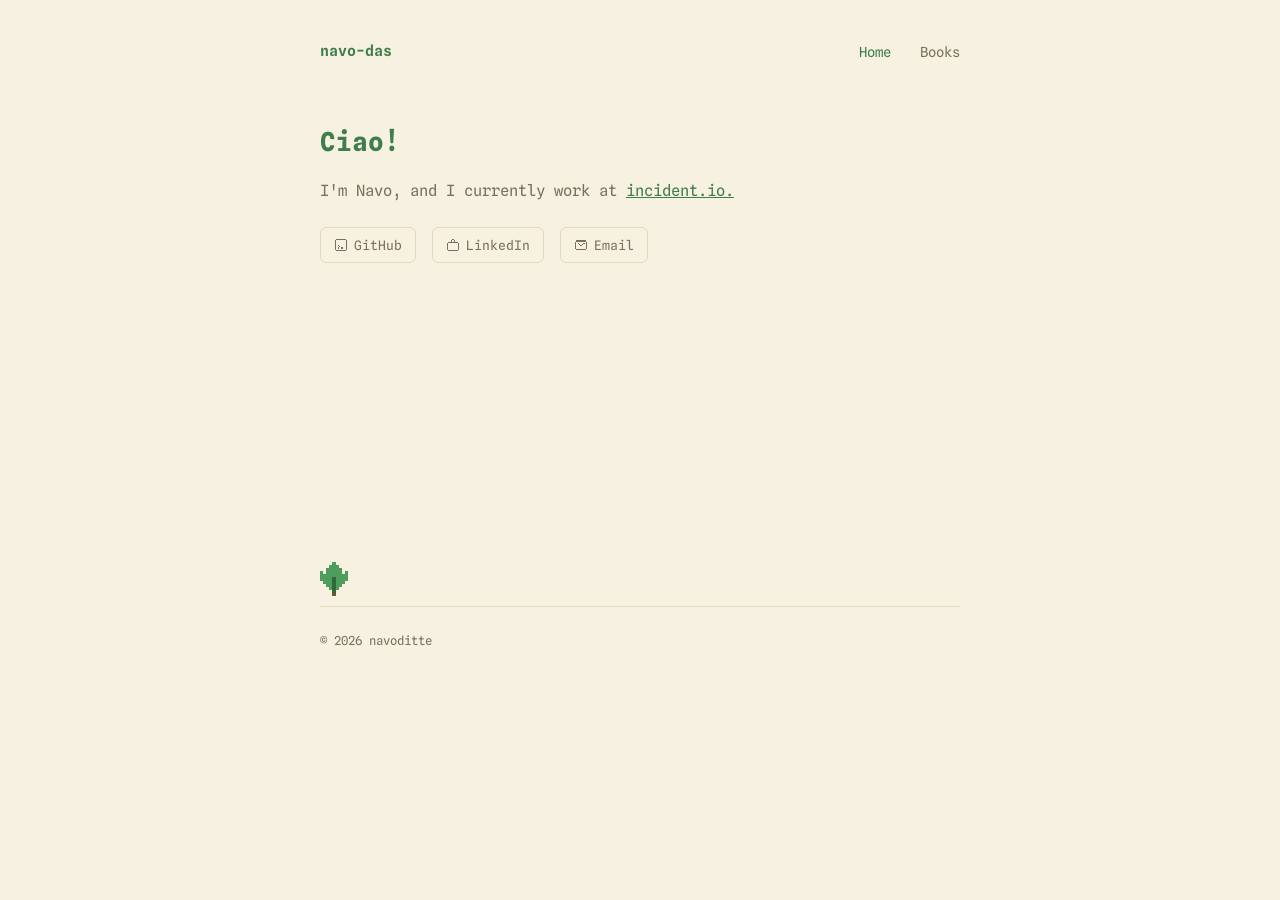
<file: index.html>
<!DOCTYPE html>
<html lang="en">
<head>
  <meta charset="UTF-8">
  <meta name="viewport" content="width=device-width, initial-scale=1.0">
  <title>navo-das</title>
  <link rel="preconnect" href="https://fonts.googleapis.com">
  <link rel="preconnect" href="https://fonts.gstatic.com" crossorigin>
  <link href="https://fonts.googleapis.com/css2?family=Spline+Sans+Mono:wght@400;500;600;700&display=swap" rel="stylesheet">
  <link rel="stylesheet" href="css/style.css?v=dev">
</head>
<body>
  <div class="wrapper">
    <header class="site-header">
      <a class="brand" href="index.html">navo-das</a>
      <nav class="site-nav">
        <a href="index.html" class="active">Home</a>
        <a href="blog/index.html">Books</a>
      </nav>
    </header>

    <main>
      <h1>Ciao!</h1>
      <p class="tagline">I'm Navo, and I currently work at <a href="https://incident.io/">incident.io.</a></p>

      <div class="links">
        <a href="https://github.com/navoditte" target="_blank" rel="noopener">
          <svg class="icon" viewBox="0 0 24 24" fill="currentColor" aria-hidden="true"><path d="M20 22H4v-2h16v2ZM4 20H2V4h2v16Zm18 0h-2V4h2v16ZM8 18H6v-2h2v2Zm8 0h-4v-2h4v2Zm-6-2H8v-2h2v2Zm-2-2H6v-2h2v2ZM20 4H4V2h16v2Z"/></svg>
          GitHub
        </a>
        <a href="https://linkedin.com/in/navo-das" target="_blank" rel="noopener">
          <svg class="icon" viewBox="0 0 24 24" fill="currentColor" aria-hidden="true"><path d="M2 8h2v12H2zm18 0h2v12h-2zM4 6h16v2H4zm0 14h16v2H4zM8 4h2v2H8zm2-2h4v2h-4zm4 2h2v2h-2z"/></svg>
          LinkedIn
        </a>
        <a href="mailto:navodittedas@gmail.com">
          <svg class="icon" viewBox="0 0 24 24" fill="currentColor" aria-hidden="true"><path d="M20 20H4v-2h16v2ZM4 18H2V6h2v12Zm18 0h-2V6h2v12Zm-8-4h-4v-2h4v2Zm-4-2H8v-2h2v2Zm6 0h-2v-2h2v2Zm-8-2H6V8h2v2Zm10 0h-2V8h2v2Zm2-4H4V4h16v2Z"/></svg>
          Email
        </a>
      </div>
    </main>

    <footer class="site-footer">
      &copy; 2026 navoditte
    </footer>
  </div>

  <script src="js/leaf.js?v=dev" defer></script>
</body>
</html>
</file>
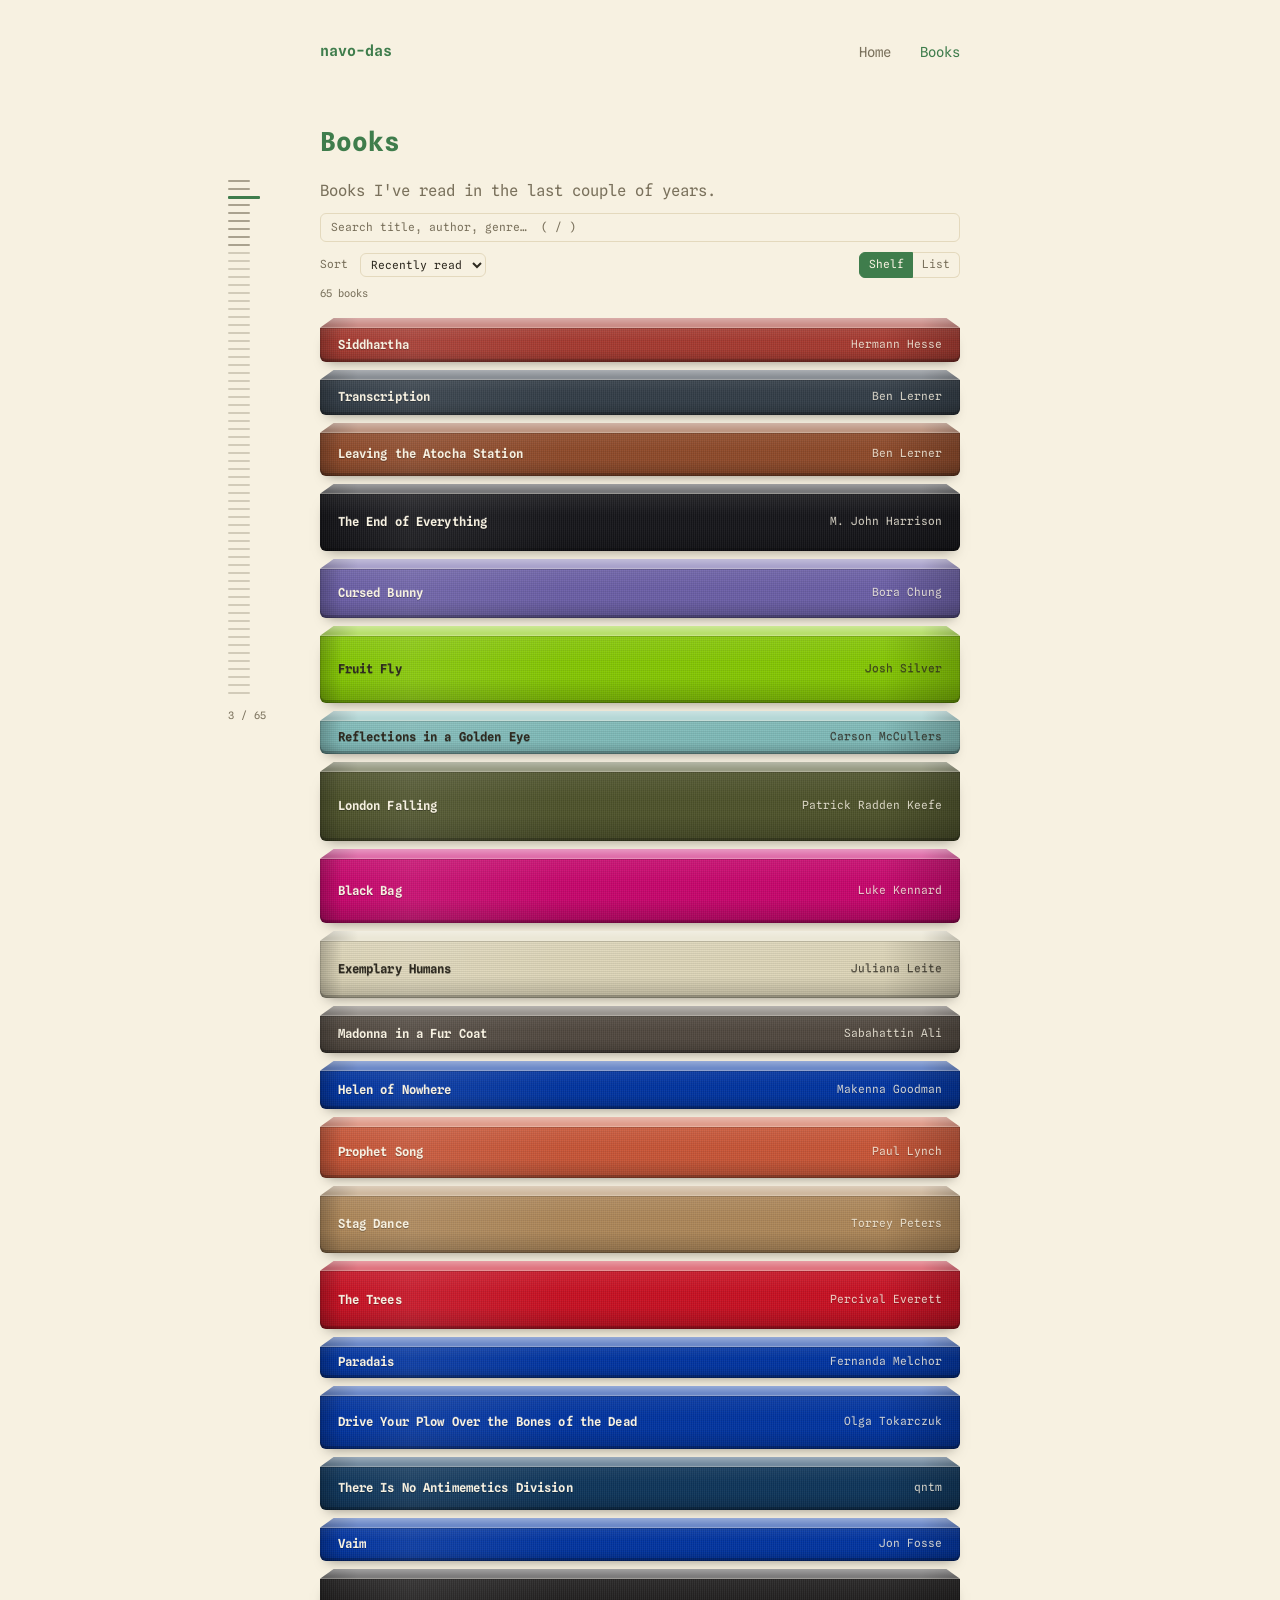
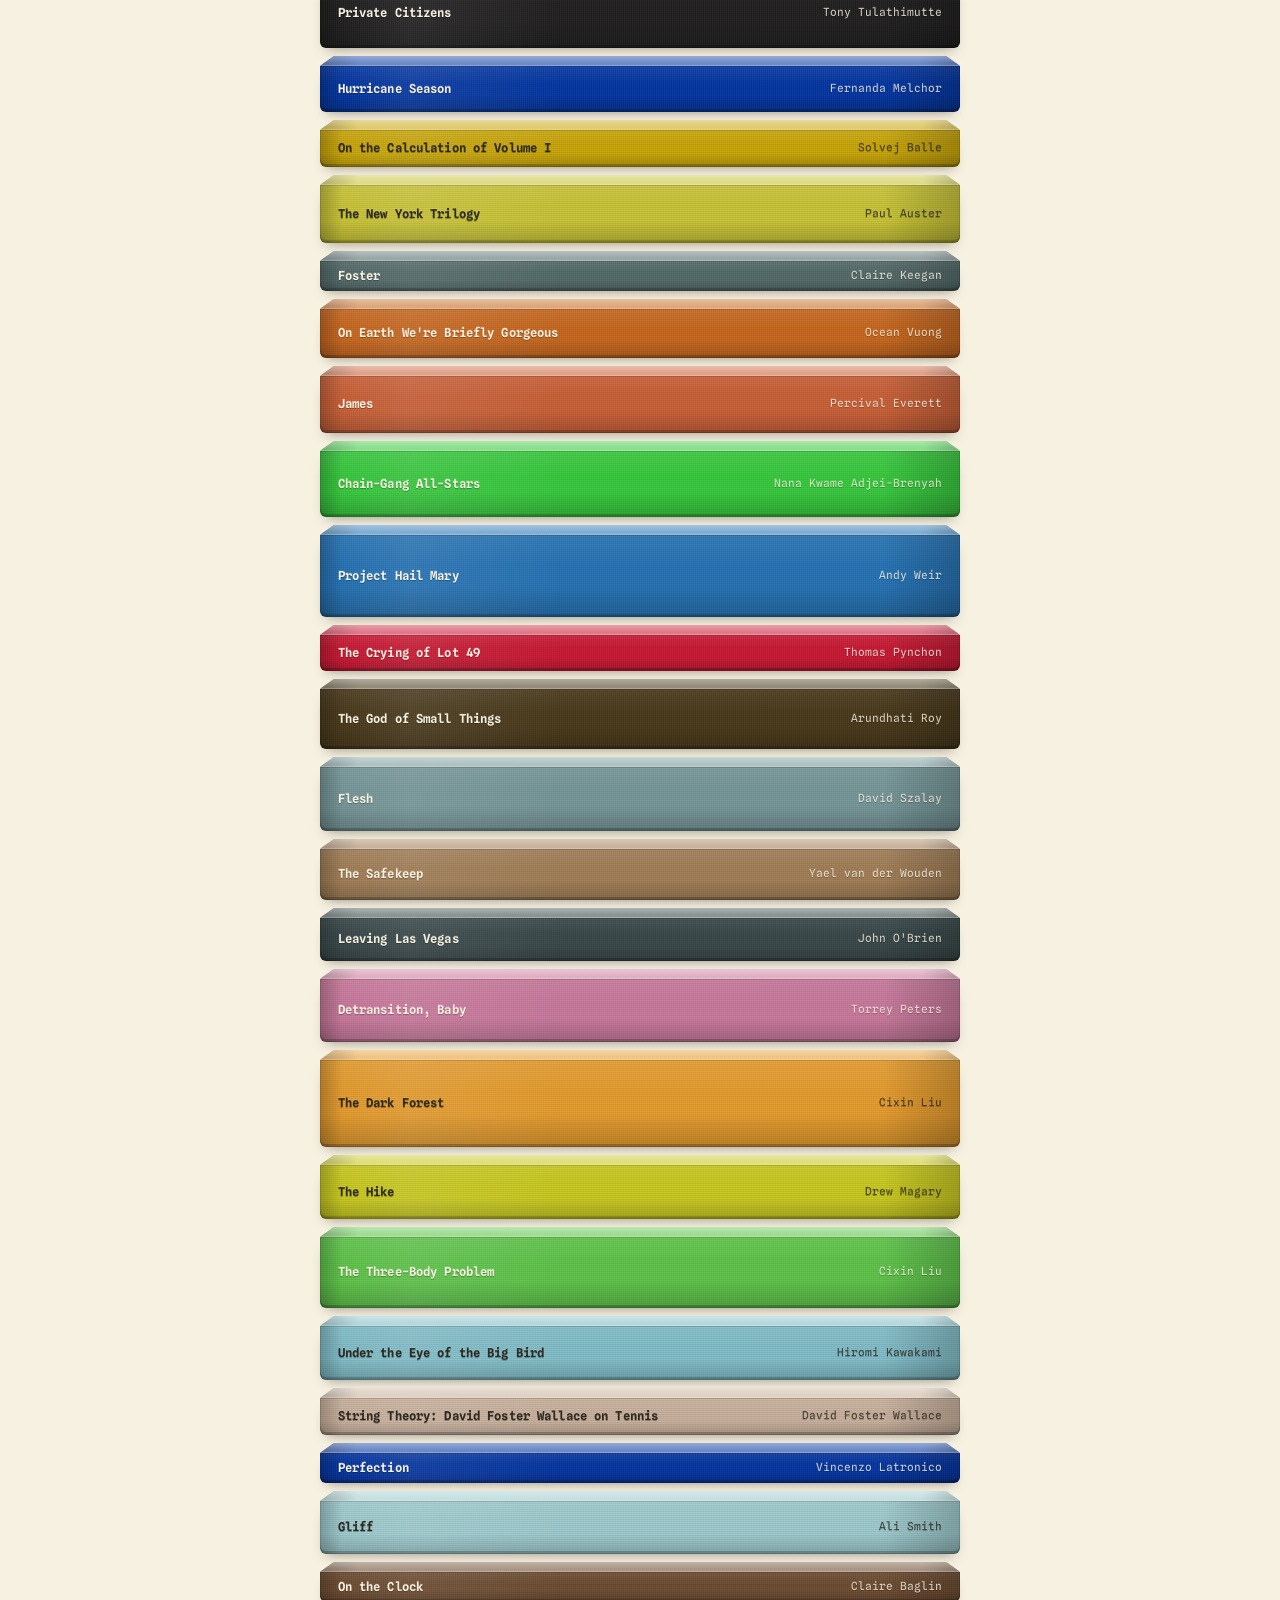
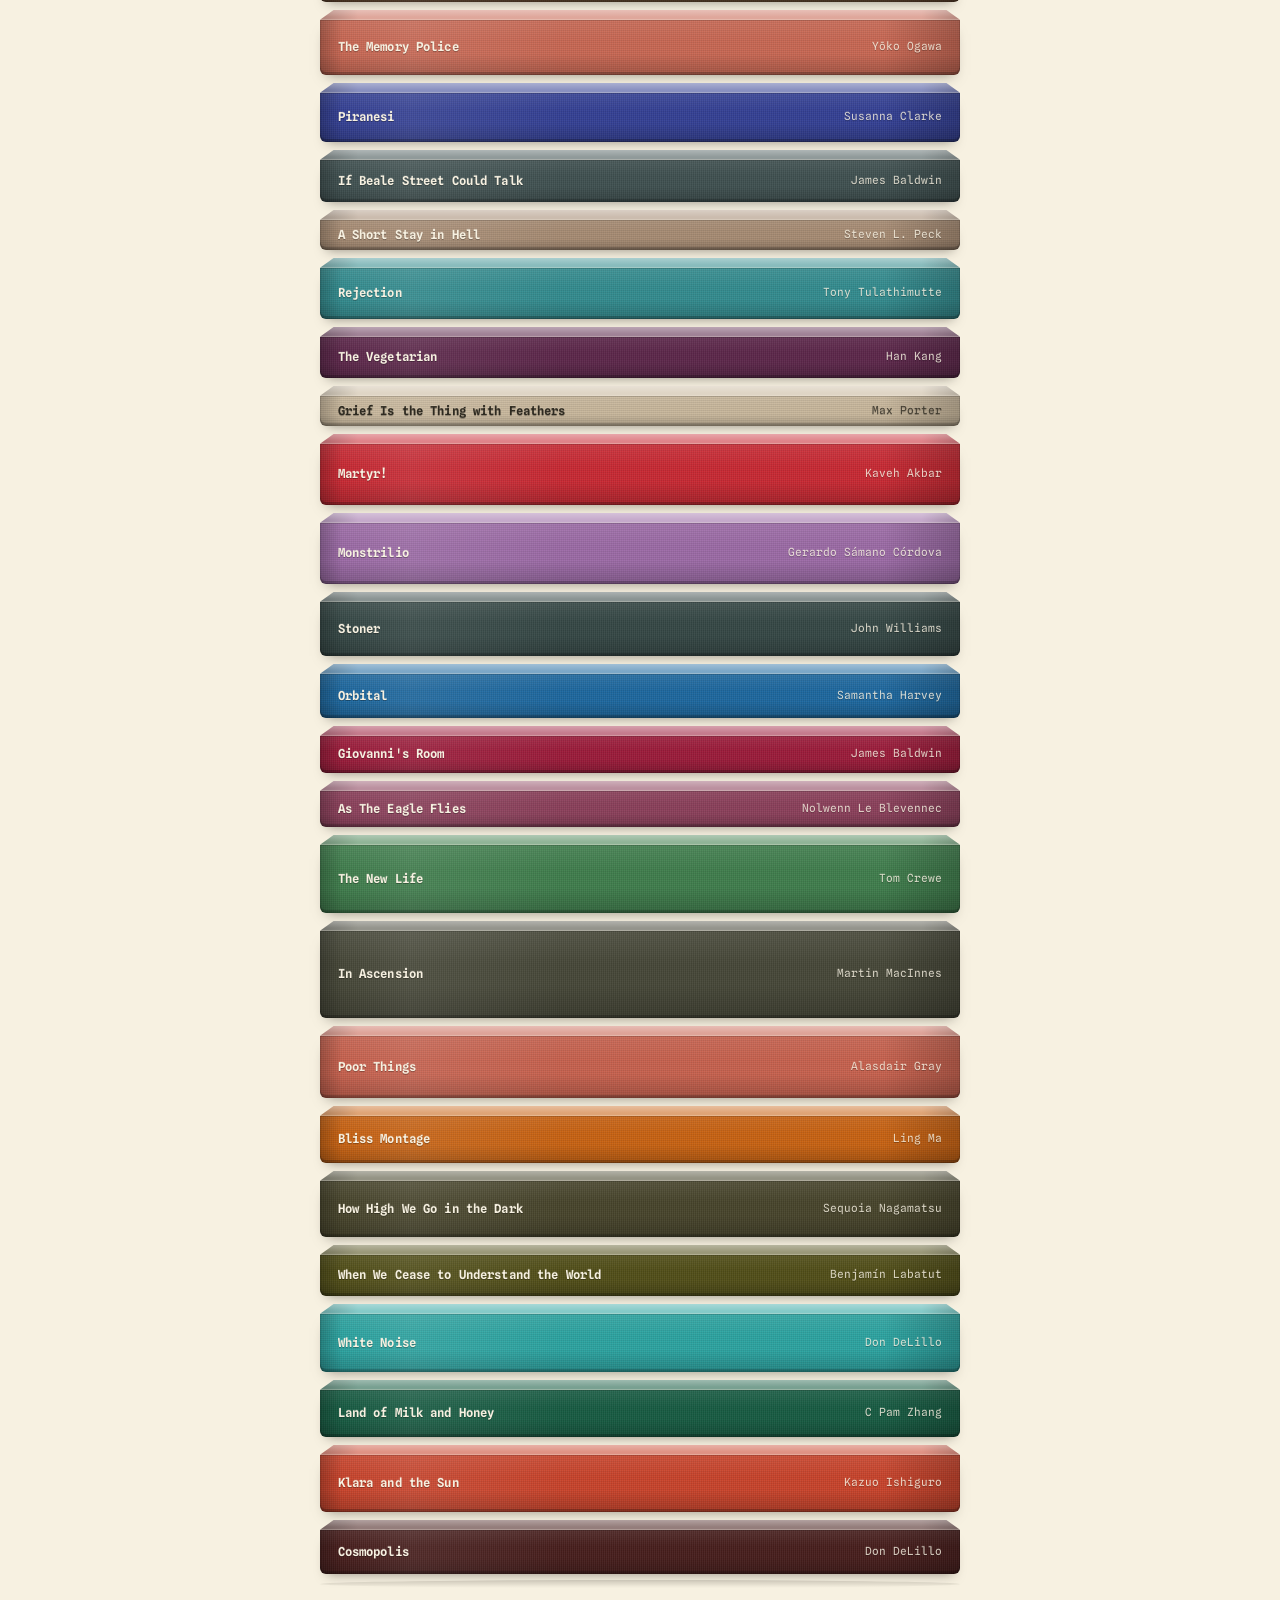
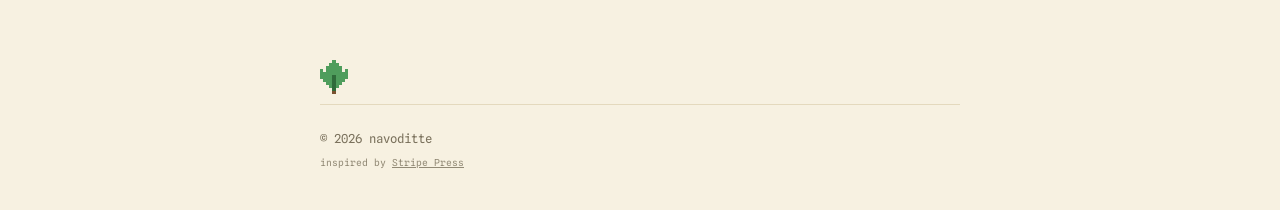
<file: blog/index.html>
<!DOCTYPE html>
<html lang="en">
<head>
  <meta charset="UTF-8">
  <meta name="viewport" content="width=device-width, initial-scale=1.0">
  <title>Books — navo-das</title>
  <link rel="preconnect" href="https://fonts.googleapis.com">
  <link rel="preconnect" href="https://fonts.gstatic.com" crossorigin>
  <link href="https://fonts.googleapis.com/css2?family=Spline+Sans+Mono:wght@400;500;600;700&display=swap" rel="stylesheet">
  <link rel="stylesheet" href="../css/style.css?v=dev">
  <link rel="stylesheet" href="../css/reviews.css?v=dev">
</head>
<body>
<!--
  AGENT NOTES (not rendered). For AI coding agents maintaining this repo; visitors can ignore.

  When a new book is added to data/books.json, enrich it from Waterstones (UK edition):

  1. Search: https://www.waterstones.com/books/search/term/<title+author>. Decline cookies
     (reject non-essential). Take the top result whose URL slug matches both the title and
     the author: /book/<title-slug>/<author-slug>/<isbn13>. If nothing matches, say so and
     leave the book as is rather than guessing.
  2. Length: read the page count from that product page ("N Pages") and set "pages".
     If the owner states a page count, theirs wins. Also fill "author" and "year" if missing.
     Spine thickness is derived from pages (see spineHeight in js/reviews.js).
  3. UK cover: the jacket image is
     https://cdn.waterstones.com/bookjackets/large/<isbn[0:4]>/<isbn[4:8]>/<isbn>.jpg
     Look at it. Set "color" (6-digit hex) to the jacket's main colour. Computing it with
     dominant() from scripts/spine-colors.py is a good start, but check it against the image
     and override by eye if it picks an accent rather than the main colour.
     The "cover" field (sidebar image) comes from Open Library by default (cover id URL);
     only use the Waterstones jacket URL there if the owner has said hotlinking is fine.
  4. Never invent "rating", "read" or "review". Leave them blank if not given.
  5. Reload with a hard refresh to check; the browser caches JSON and CSS aggressively.
-->
  <div class="wrapper">
    <header class="site-header">
      <a class="brand" href="../index.html">navo-das</a>
      <nav class="site-nav">
        <a href="../index.html">Home</a>
        <a href="index.html" class="active">Books</a>
      </nav>
    </header>

    <main>
      <h1>Books</h1>
      <p class="tagline">Books I've read in the last couple of years.</p>

      <section class="charts" aria-label="Reading stats" hidden>
        <figure class="chart">
          <figcaption>Ratings</figcaption>
          <div id="chart-ratings"></div>
        </figure>
        <figure class="chart">
          <figcaption>Books per month</figcaption>
          <div id="chart-months"></div>
        </figure>
      </section>

      <div class="search">
        <input id="search" type="search" placeholder="Search title, author, genre…  ( / )" aria-label="Search books" autocomplete="off" spellcheck="false">
      </div>

      <div class="controls">
        <label for="sort">Sort</label>
        <select id="sort"></select>
        <div class="view-toggle" id="views" role="group" aria-label="View">
          <button type="button" data-view="shelf" aria-pressed="true">Shelf</button>
          <button type="button" data-view="list" aria-pressed="false">List</button>
        </div>
      </div>
      <p class="count" id="count" aria-live="polite"></p>

      <div id="shelf" class="shelf"></div>
      <noscript><p class="empty-state">The shelf needs JavaScript. The raw list lives in <a href="../data/books.json">books.json</a>.</p></noscript>
    </main>

    <div class="backdrop" id="backdrop"></div>
    <aside class="panel" id="panel" role="dialog" aria-modal="true" aria-labelledby="panel-title" aria-hidden="true" inert>
      <button type="button" class="panel-close" id="panel-close" aria-label="Close review">&times;</button>
      <div id="panel-body"></div>
    </aside>

    <footer class="site-footer">
      &copy; 2026 navoditte
      <p class="footer-note">inspired by <a href="https://press.stripe.com/" target="_blank" rel="noopener">Stripe Press</a></p>
    </footer>
  </div>

  <script src="../js/reviews.js?v=dev" defer></script>
  <script src="../js/leaf.js?v=dev" defer></script>
</body>
</html>
</file>
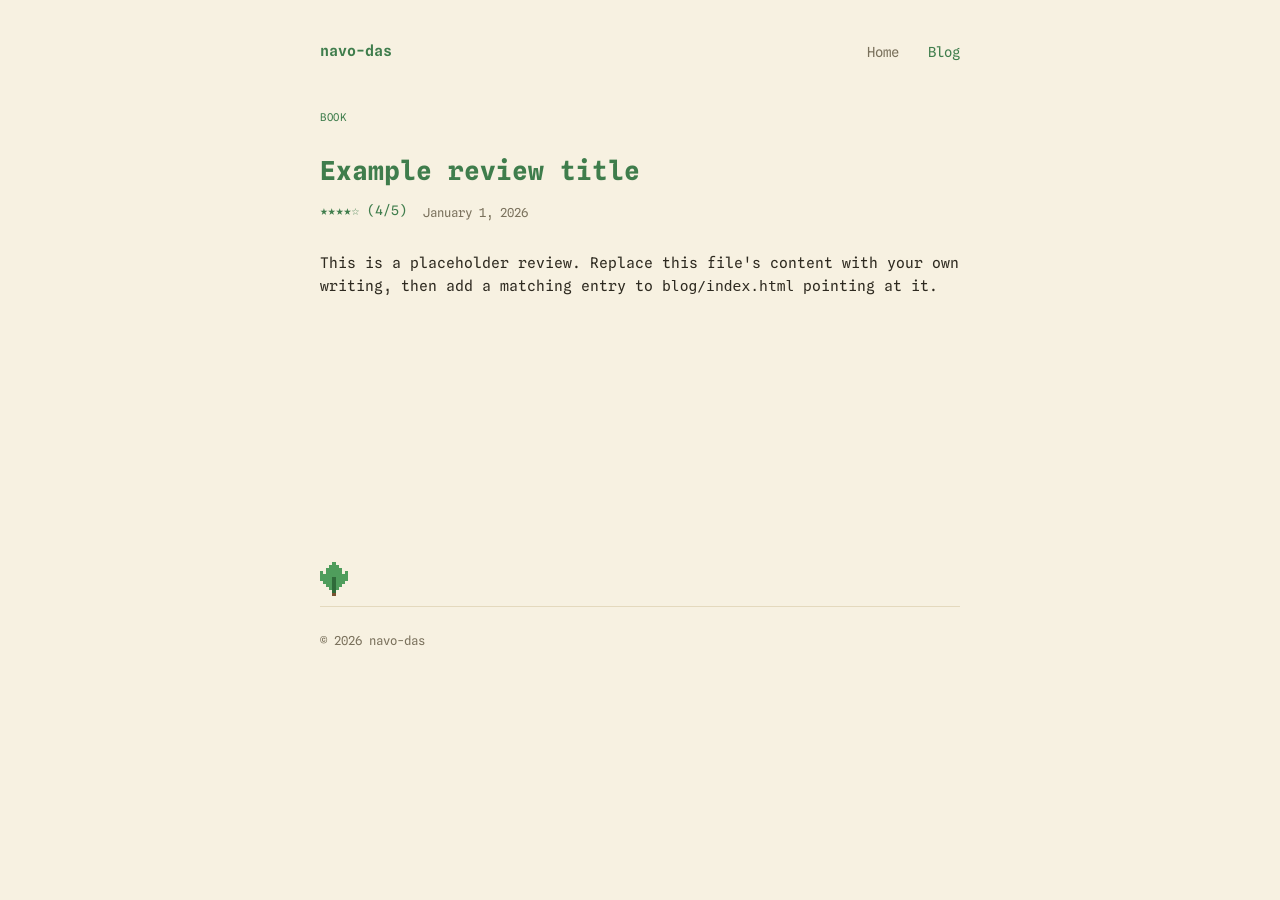
<file: blog/posts/example-post.html>
<!DOCTYPE html>
<html lang="en">
<head>
  <meta charset="UTF-8">
  <meta name="viewport" content="width=device-width, initial-scale=1.0">
  <title>Example review title — navo-das</title>
  <link rel="preconnect" href="https://fonts.googleapis.com">
  <link rel="preconnect" href="https://fonts.gstatic.com" crossorigin>
  <link href="https://fonts.googleapis.com/css2?family=Spline+Sans+Mono:wght@400;500;600;700&display=swap" rel="stylesheet">
  <link rel="stylesheet" href="../../css/style.css">
</head>
<body>
  <div class="wrapper">
    <header class="site-header">
      <a class="brand" href="../../index.html">navo-das</a>
      <nav class="site-nav">
        <a href="../../index.html">Home</a>
        <a href="../index.html" class="active">Blog</a>
      </nav>
    </header>

    <main>
      <span class="review-category">Book</span>
      <h1>Example review title</h1>

      <div class="review-meta">
        <span class="review-rating">★★★★☆ (4/5)</span>
        <span class="post-date">January 1, 2026</span>
      </div>

      <p>
        This is a placeholder review. Replace this file's content with your
        own writing, then add a matching entry to <code>blog/index.html</code>
        pointing at it.
      </p>
    </main>

    <footer class="site-footer">
      &copy; 2026 navo-das
    </footer>
  </div>

  <script src="../../js/leaf.js" defer></script>
</body>
</html>
</file>
<file: css/style.css>
:root {
  --bg: #f7f1e1;
  --text: #2e2a20;
  --muted: #7a715c;
  --accent: #3f7d4c;
  --border: #e4d9bd;
  --max-width: 640px;
}

* {
  box-sizing: border-box;
}

body {
  margin: 0;
  padding: 0 1.5rem;
  background: var(--bg);
  color: var(--text);
  font-size: 0.917rem;
  font-family: "Spline Sans Mono", ui-monospace, SFMono-Regular, Menlo, monospace;
  line-height: 1.6;
}

.wrapper {
  max-width: var(--max-width);
  margin: 0 auto;
}

header.site-header {
  display: flex;
  align-items: center;
  justify-content: space-between;
  padding: 2.5rem 0 1.5rem;
}

header.site-header a.brand {
  font-weight: 600;
  font-size: 0.933rem;
  color: var(--accent);
  text-decoration: none;
}

nav.site-nav a {
  color: var(--muted);
  text-decoration: none;
  margin-left: 1.25rem;
  font-size: 0.867rem;
}

nav.site-nav a:hover,
nav.site-nav a.active {
  color: var(--accent);
}

main {
  padding: 1rem 0 3rem;
  min-height: 50vh;
}

h1, h2, h3 {
  color: var(--accent);
}

h1 {
  font-size: 1.633rem;
  margin-bottom: 0.5rem;
}

h2 {
  font-size: 1.133rem;
  margin-top: 2rem;
}

p {
  color: var(--text);
}

p.tagline {
  color: var(--muted);
  font-size: 0.967rem;
}

a {
  color: var(--accent);
}

a:hover {
  color: var(--accent);
  text-decoration: none;
}

.links {
  margin-top: 1.5rem;
  display: flex;
  gap: 1rem;
}

.links a {
  display: flex;
  align-items: center;
  gap: 0.4rem;
  color: var(--muted);
  text-decoration: none;
  border: 1px solid var(--border);
  padding: 0.4rem 0.8rem;
  border-radius: 6px;
  font-size: 0.817rem;
}

.links a:hover {
  color: var(--accent);
  border-color: var(--accent);
}

.links .icon {
  width: 14px;
  height: 14px;
  flex-shrink: 0;
  shape-rendering: crispEdges;
}

.review-entry {
  border: 1px solid var(--border);
  border-radius: 8px;
  padding: 1.25rem;
  margin-bottom: 1rem;
}

.review-category {
  display: inline-block;
  color: var(--accent);
  font-size: 0.667rem;
  text-transform: uppercase;
  letter-spacing: 0.06em;
  margin-bottom: 0.4rem;
}

.review-entry h3 {
  margin: 0 0 0.4rem;
  font-size: 0.883rem;
}

.review-entry .excerpt {
  color: var(--muted);
  margin: 0;
  font-size: 0.867rem;
}

.review-entry a.title-link {
  color: var(--text);
  text-decoration: none;
}

.review-entry a.title-link:hover {
  color: var(--accent);
}

.review-rating {
  color: var(--accent);
  font-size: 0.817rem;
  display: inline-block;
  margin-bottom: 0.4rem;
}

.review-meta {
  display: flex;
  gap: 1rem;
  align-items: center;
  margin-bottom: 1.5rem;
}

.post-date {
  color: var(--muted);
  font-size: 0.767rem;
}

.empty-state {
  color: var(--muted);
  font-style: italic;
}

footer.site-footer {
  border-top: 1px solid var(--border);
  padding: 1.5rem 0 2.5rem;
  color: var(--muted);
  font-size: 0.767rem;
}

/* Wind-blown pixel leaf, drifting above the footer divider */

.leaf-strip {
  position: relative;
  width: 100%;
  height: 60px;
  margin-top: 0.5rem;
  overflow: hidden;
  pointer-events: none;
}

.leaf {
  position: absolute;
  top: 16px;
  left: 0;
  width: 28px;
  height: 34px;
  cursor: pointer;
  pointer-events: auto;
  shape-rendering: crispEdges;
}

.leaf.drifting {
  animation: leaf-drift 14s ease-in-out infinite;
}

.leaf.poof {
  animation: leaf-poof 0.5s ease-out forwards;
}

@keyframes leaf-drift {
  0%   { transform: translate(calc(var(--drift-w, 600px) * -0.08), 0) rotate(-8deg); }
  25%  { transform: translate(calc(var(--drift-w, 600px) * 0.22), -12px) rotate(6deg); }
  50%  { transform: translate(calc(var(--drift-w, 600px) * 0.50), 4px) rotate(-6deg); }
  75%  { transform: translate(calc(var(--drift-w, 600px) * 0.78), -8px) rotate(8deg); }
  100% { transform: translate(calc(var(--drift-w, 600px) * 1.08), 0) rotate(-8deg); }
}

@keyframes leaf-poof {
  0% { transform: scale(1) rotate(0deg); opacity: 1; }
  60% { transform: scale(1.7) rotate(30deg); opacity: 0.55; }
  100% { transform: scale(2.4) rotate(55deg); opacity: 0; }
}

@media (prefers-reduced-motion: reduce) {
  .leaf-strip {
    display: none;
  }
}
</file>
<file: css/reviews.css>
/* Search */

.tagline {
  margin-bottom: 0.6rem;
}

.search {
  margin: 0;
}

.search input {
  width: 100%;
  font: inherit;
  color: var(--text);
  background: var(--bg);
  border: 1px solid var(--border);
  border-radius: 6px;
  padding: 0.3rem 0.6rem;
  font-size: 0.7rem;
  -webkit-appearance: none;
  appearance: none;
}

.search input::placeholder {
  color: var(--muted);
}

.search input:hover,
.search input:focus-visible {
  border-color: var(--accent);
  outline: none;
}

/* Controls */

.controls {
  display: flex;
  flex-wrap: wrap;
  align-items: center;
  gap: 0.5rem 0.75rem;
  margin: 0.6rem 0 0.4rem;
  font-size: 0.7rem;
}

.controls label {
  color: var(--muted);
}

.controls select {
  font: inherit;
  color: var(--text);
  background: var(--bg);
  border: 1px solid var(--border);
  border-radius: 6px;
  padding: 0.2rem 0.4rem;
}

.controls select:hover,
.controls select:focus-visible {
  border-color: var(--accent);
  outline: none;
}

.view-toggle {
  display: flex;
  margin-left: auto;
}

.view-toggle button {
  font: inherit;
  color: var(--muted);
  background: none;
  border: 1px solid var(--border);
  padding: 0.2rem 0.55rem;
  cursor: pointer;
}

.view-toggle button:first-child { border-radius: 6px 0 0 6px; }
.view-toggle button:last-child { border-radius: 0 6px 6px 0; border-left: 0; }

.view-toggle button[aria-pressed="true"] {
  color: var(--bg);
  background: var(--accent);
  border-color: var(--accent);
}

.chip {
  font: inherit;
  font-size: 0.697rem;
  color: var(--muted);
  background: none;
  border: 1px solid var(--border);
  border-radius: 999px;
  padding: 0.15rem 0.65rem;
  cursor: pointer;
}

.chip.static {
  cursor: default;
}

.count {
  color: var(--muted);
  font-size: 0.65rem;
  margin: 0 0 0.9rem;
}

/* Charts */

.charts {
  display: grid;
  grid-template-columns: 1fr 1fr;
  gap: 1.25rem;
  margin: 1.5rem 0 0;
}

.charts[hidden] {
  display: none;
}

.chart {
  margin: 0;
  min-width: 0;
}

.chart figcaption {
  color: var(--accent);
  font-weight: 600;
  font-size: 0.683rem;
  margin-bottom: 0.25rem;
}

.chart-svg {
  display: block;
  width: 100%;
  height: auto;
  shape-rendering: crispEdges;
}

.chart-svg .axis {
  stroke: var(--border);
  stroke-width: 1;
}

.chart-svg .bar rect {
  fill: var(--accent);
  opacity: 0.55;
}

.chart-svg .bar.strong rect,
.chart-svg .bar:hover rect {
  opacity: 1;
}

.chart-svg text {
  font-family: inherit;
  fill: var(--muted);
}

.chart-svg .val { font-size: 8px; }
.chart-svg .lab { font-size: 8px; }

@media (max-width: 560px) {
  .charts { grid-template-columns: 1fr; }
}

/* Stars */

.stars {
  display: inline-flex;
  letter-spacing: 0.05em;
  line-height: 1;
}

.star {
  background: linear-gradient(90deg, var(--accent) var(--f, 0%), var(--border) var(--f, 0%));
  -webkit-background-clip: text;
  background-clip: text;
  color: transparent;
}

/* Shelf view: a stack of lit slabs */

@property --sheen {
  syntax: "<percentage>";
  inherits: false;
  initial-value: 140%;
}

.stack {
  --weave-coarse: url("data:image/svg+xml,%3Csvg xmlns='http://www.w3.org/2000/svg' width='2' height='2'%3E%3Crect width='2' height='1' fill='%23000' fill-opacity='.07'/%3E%3Crect width='1' height='2' fill='%23fff' fill-opacity='.05'/%3E%3C/svg%3E");
  --weave: url("data:image/svg+xml,%3Csvg xmlns='http://www.w3.org/2000/svg' width='2' height='2'%3E%3Crect width='2' height='1' fill='%23000' fill-opacity='.07'/%3E%3Crect width='1' height='2' fill='%23fff' fill-opacity='.05'/%3E%3C/svg%3E");

  display: flex;
  flex-direction: column;
  align-items: stretch;
  gap: 18px;
  padding-top: 12px;
}

.spine {
  --tex-a: none;
  --tex-size: auto;
  --gloss: 0.08;

  position: relative;
  isolation: isolate;
  display: flex;
  align-items: center;
  justify-content: space-between;
  gap: 1rem;
  width: 100%;
  height: var(--h);
  padding: 0 1.1rem;
  font: inherit;
  font-size: 0.767rem;
  color: var(--fg);
  border: 0;
  border-radius: 0 0 6px 6px;
  text-align: left;
  cursor: pointer;
  background-color: var(--c);
  background-image:
    linear-gradient(105deg, transparent 28%, rgba(255, 255, 255, 0.11) 50%, transparent 72%),
    linear-gradient(90deg, rgba(0, 0, 0, 0.22) 0, rgba(0, 0, 0, 0) 3.5%, rgba(255, 255, 255, 0.06) 14%, rgba(255, 255, 255, 0) 38%, rgba(0, 0, 0, 0) 88%, rgba(0, 0, 0, 0.2) 100%),
    linear-gradient(180deg, rgba(255, 255, 255, var(--gloss)) 0, rgba(255, 255, 255, 0) 38%, rgba(0, 0, 0, 0) 62%, rgba(0, 0, 0, 0.18) 100%),
    var(--tex-a);
  background-size: 260% 100%, auto, auto, var(--tex-size);
  background-position: var(--sheen) 0, 0 0, 0 0, 0 0;
  background-repeat: no-repeat, no-repeat, no-repeat, repeat;
  box-shadow:
    inset 0 -3px 0 rgba(0, 0, 0, 0.2),
    inset 0 0 0 1px rgba(0, 0, 0, 0.12),
    0 7px 12px -7px rgba(46, 42, 32, 0.5);
  transition:
    translate 0.28s cubic-bezier(0.2, 0.8, 0.2, 1),
    scale 0.28s cubic-bezier(0.2, 0.8, 0.2, 1),
    box-shadow 0.28s ease,
    opacity 0.2s ease,
    filter 0.2s ease,
    --sheen 0s;
}

/* the top face, seen from slightly above */
.spine::before {
  content: "";
  position: absolute;
  left: 0;
  right: 0;
  top: -10px;
  height: 10px;
  background-color: color-mix(in srgb, var(--c) 58%, #fff);
  background-image:
    linear-gradient(180deg, rgba(255, 255, 255, 0.28), rgba(255, 255, 255, 0) 70%),
    linear-gradient(90deg, rgba(0, 0, 0, 0.22), rgba(0, 0, 0, 0) 6%, rgba(0, 0, 0, 0) 94%, rgba(0, 0, 0, 0.2));
  clip-path: polygon(2.2% 0, 97.8% 0, 100% 100%, 0 100%);
  transition: top 0.28s cubic-bezier(0.2, 0.8, 0.2, 1), height 0.28s cubic-bezier(0.2, 0.8, 0.2, 1);
  z-index: -1;
}

/* materials */
.spine.t-cloth { --tex-a: var(--weave); --tex-size: 2px 2px; --gloss: 0.06; }
.spine.t-linen { --tex-a: var(--weave-coarse); --tex-size: 2px 2px; --gloss: 0.07; }
.spine.t-plain { --gloss: 0.08; }
.spine.t-gloss { --gloss: 0.2; }

.spine-title,
.spine-author {
  position: relative;
  text-shadow: 0 1px 0 rgba(0, 0, 0, 0.28), 0 -1px 0 rgba(255, 255, 255, 0.1);
}

.spine-title {
  font-weight: 600;
  letter-spacing: 0.01em;
  overflow: hidden;
  text-overflow: ellipsis;
  white-space: nowrap;
}

.spine-author {
  flex-shrink: 0;
  opacity: 0.82;
  font-size: 0.697rem;
  max-width: 40%;
  overflow: hidden;
  text-overflow: ellipsis;
  white-space: nowrap;
}

/* hover / selected: the book lifts toward you and catches the light */
.spine:hover,
.spine:focus-visible,
.spine.selected {
  --sheen: -40%;
  transition:
    translate 0.28s cubic-bezier(0.2, 0.8, 0.2, 1),
    scale 0.28s cubic-bezier(0.2, 0.8, 0.2, 1),
    box-shadow 0.28s ease,
    opacity 0.2s ease,
    filter 0.2s ease,
    --sheen 1.9s ease-out;
  translate: 0 -7px;
  scale: 1.025;
  z-index: 2;
  box-shadow:
    inset 0 -3px 0 rgba(0, 0, 0, 0.2),
    inset 0 0 0 1px rgba(0, 0, 0, 0.12),
    0 20px 22px -12px rgba(46, 42, 32, 0.55);
}

.spine:hover::before,
.spine:focus-visible::before,
.spine.selected::before {
  top: -16px;
  height: 16px;
}

.stack:hover .spine:not(:hover):not(.selected) {
  opacity: 0.74;
  filter: saturate(0.8);
}

.spine:focus-visible,
.row:focus-visible,
.chip:focus-visible,
.view-toggle button:focus-visible,
.panel-close:focus-visible {
  outline: 2px solid var(--accent);
  outline-offset: 3px;
}

.floor {
  height: 8px;
  margin-top: 6px;
  background: linear-gradient(180deg, rgba(46, 42, 32, 0.16), rgba(46, 42, 32, 0));
  border-radius: 50%;
}

/* Scroll position rail, in the left gutter */

.rail {
  position: fixed;
  left: max(20px, calc(50vw - 320px - 92px));
  top: 50%;
  transform: translateY(-50%);
  display: none;
  flex-direction: column;
  align-items: flex-start;
  gap: 0.6rem;
  z-index: 20;
}

.rail-ticks {
  display: flex;
  flex-direction: column;
  height: min(62vh, calc(var(--n, 10) * 8px));
  width: 36px;
}

.rail-tick {
  flex: 1 1 0;
  min-height: 3px;
  display: flex;
  align-items: center;
  padding: 0;
  background: none;
  border: 0;
  cursor: pointer;
}

.rail-tick::before {
  content: "";
  height: 2px;
  width: 22px;
  border-radius: 1px;
  background: color-mix(in srgb, var(--muted) 30%, var(--bg));
  transition: width 0.18s ease, background 0.18s ease, height 0.18s ease;
}

.rail-tick.in-view::before {
  background: color-mix(in srgb, var(--muted) 62%, var(--bg));
}

.rail-tick.current::before {
  width: 32px;
  height: 3px;
  background: var(--accent);
}

.rail-tick:hover::before {
  width: 32px;
  background: var(--accent);
}

.rail-count {
  color: var(--muted);
  font-size: 0.637rem;
  font-variant-numeric: tabular-nums;
  letter-spacing: 0.04em;
}

@media (min-width: 900px) {
  .rail.show { display: flex; }
}

/* List view */

.rows {
  list-style: none;
  margin: 0;
  padding: 0;
}

.row {
  display: flex;
  justify-content: space-between;
  align-items: baseline;
  gap: 1rem;
  width: 100%;
  font: inherit;
  color: var(--text);
  background: none;
  border: 0;
  border-bottom: 1px solid var(--border);
  padding: 0.75rem 0.25rem;
  text-align: left;
  cursor: pointer;
}

.row:hover .row-title,
.row.selected .row-title {
  color: var(--accent);
}

.row-main {
  display: flex;
  flex-direction: column;
  min-width: 0;
}

.row-title {
  font-weight: 600;
}

.row-author,
.row-meta {
  color: var(--muted);
  font-size: 0.717rem;
}

.row-side {
  display: flex;
  flex-direction: column;
  align-items: flex-end;
  gap: 0.2rem;
  flex-shrink: 0;
  font-size: 0.767rem;
}

/* Sidebar */

.backdrop {
  position: fixed;
  inset: 0;
  background: rgba(46, 42, 32, 0.25);
  opacity: 0;
  pointer-events: none;
  transition: opacity 0.2s ease;
  z-index: 60;
}

.backdrop.open {
  opacity: 1;
  pointer-events: auto;
}

.panel {
  position: fixed;
  top: 0;
  right: 0;
  bottom: 0;
  width: min(420px, 100vw);
  overflow-y: auto;
  padding: 3rem 1.5rem 2rem;
  background: var(--bg);
  border-left: 1px solid var(--border);
  box-shadow: -8px 0 24px rgba(46, 42, 32, 0.08);
  transform: translateX(100%);
  visibility: hidden;
  transition: transform 0.25s ease, visibility 0s linear 0.25s;
  z-index: 70;
}

.panel.open {
  transform: none;
  visibility: visible;
  transition: transform 0.25s ease;
}

.panel-close {
  position: absolute;
  top: 0.75rem;
  right: 0.75rem;
  font: inherit;
  font-size: 1.017rem;
  line-height: 1;
  color: var(--muted);
  background: none;
  border: 1px solid var(--border);
  border-radius: 6px;
  padding: 0.3rem 0.55rem;
  cursor: pointer;
}

.panel-close:hover {
  color: var(--accent);
  border-color: var(--accent);
}

.panel-head {
  display: flex;
  gap: 1rem;
  align-items: flex-start;
}

.panel-cover {
  width: 72px;
  flex-shrink: 0;
  border-radius: 2px 4px 4px 2px;
  box-shadow: 3px 3px 0 var(--border);
}

.panel h2 {
  margin: 0;
  font-size: 1.033rem;
  line-height: 1.3;
}

.panel-author {
  margin: 0.3rem 0 0;
  color: var(--muted);
  font-size: 0.767rem;
}

.facts {
  display: grid;
  grid-template-columns: auto 1fr;
  gap: 0.35rem 1rem;
  margin: 1.5rem 0 1rem;
  font-size: 0.767rem;
}

.facts dt { color: var(--muted); }
.facts dd { margin: 0; }

.panel-tags {
  display: flex;
  flex-wrap: wrap;
  gap: 0.4rem;
  margin-bottom: 1.25rem;
}

.panel-review {
  font-size: 0.817rem;
  border-top: 1px solid var(--border);
  padding-top: 1rem;
}

.panel-links a {
  margin-right: 1rem;
  font-size: 0.767rem;
}

@media (prefers-reduced-motion: reduce) {
  .spine,
  .spine::before,
  .rail-tick::before,
  .panel,
  .backdrop {
    transition: none;
  }
}

/* Footer credit */

.footer-note {
  margin: 0.4rem 0 0;
  color: var(--muted);
  font-size: 0.6rem;
  opacity: 0.8;
}

.footer-note a {
  color: inherit;
}

.footer-note a:hover {
  color: var(--accent);
}

/* Phones: a tidy two-column controls grid */

@media (max-width: 600px) {
  .search input {
    font-size: 12px;
    padding: 0.45rem 0.7rem;
  }

  .controls {
    display: grid;
    grid-template-columns: 1fr;
    gap: 0.5rem;
    margin: 0.5rem 0 0.5rem;
    font-size: 12px;
  }

  .controls label {
    display: none;
  }

  .controls select {
    grid-column: 1 / -1;
    width: 100%;
    height: 34px;
    padding: 0 0.5rem;
    text-align: left;
    white-space: nowrap;
  }

  .view-toggle {
    grid-column: 1 / -1;
    margin-left: 0;
  }

  .view-toggle button {
    flex: 1;
    padding: 0.4rem 0.6rem;
  }



}
</file>
